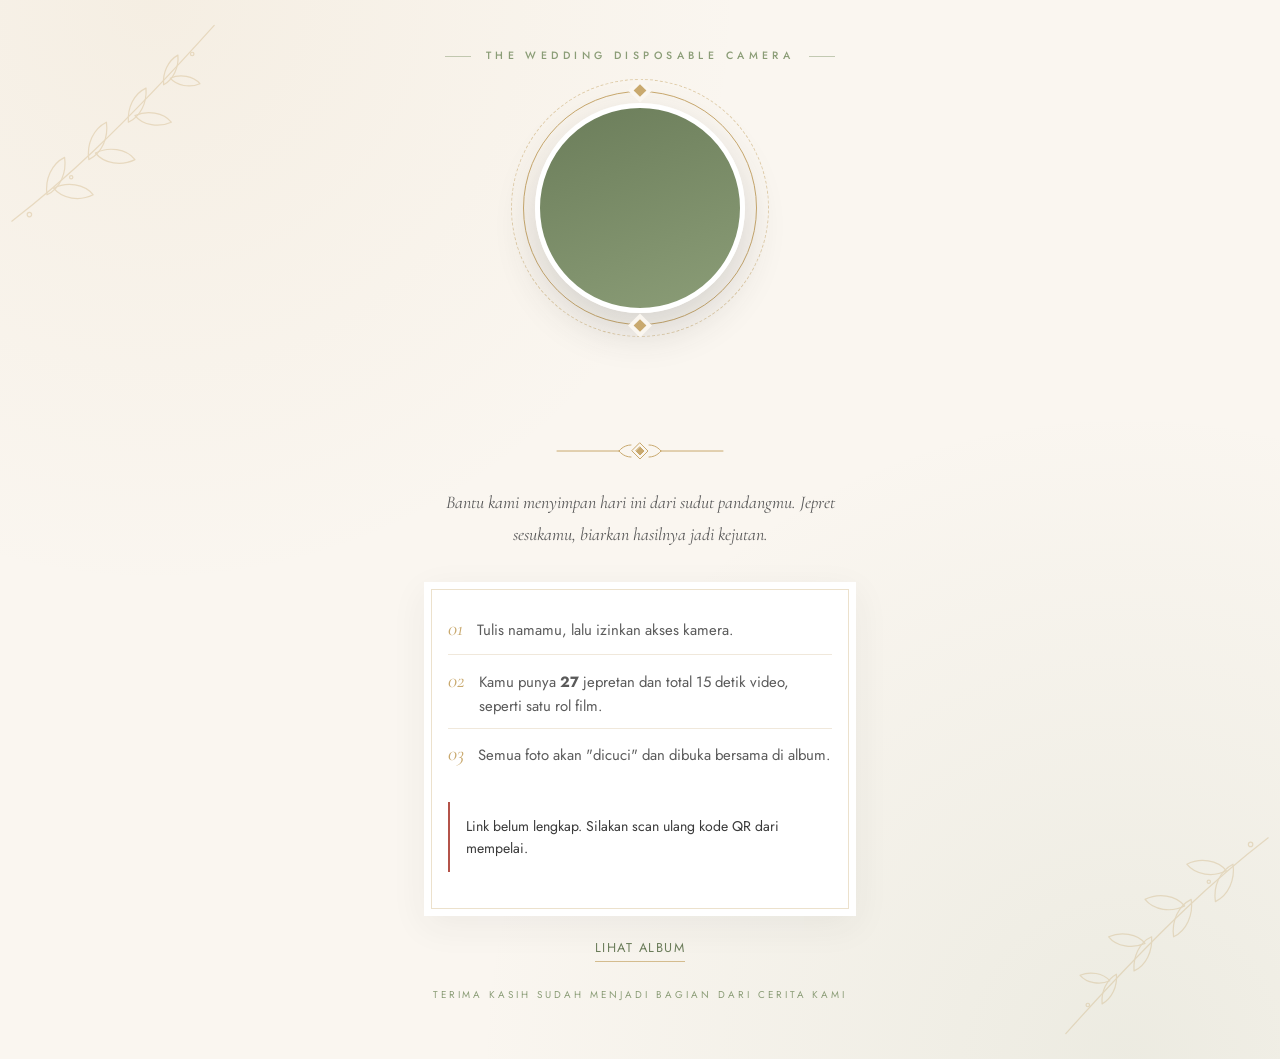
<file: index.html>
<!DOCTYPE html>
<html lang="id">
<head>
    <meta charset="UTF-8">
    <meta name="viewport" content="width=device-width, initial-scale=1.0, viewport-fit=cover">
    <title>Kamera Disposable</title>
    <meta name="description" content="Abadikan momen hari bahagia kami lewat kamera disposable digital.">
    <meta property="og:title" content="Kamera Disposable">
    <meta property="og:description" content="Jepret momen favoritmu di hari bahagia kami.">
    <meta name="theme-color" content="#282a25">
    <link rel="preconnect" href="https://fonts.googleapis.com">
    <link rel="preconnect" href="https://fonts.gstatic.com" crossorigin>
    <link href="https://fonts.googleapis.com/css2?family=Cormorant+Garamond:ital,wght@0,300;0,400;0,500;1,300;1,400;1,500&family=Jost:wght@300;400;500;600&display=swap" rel="stylesheet">
    <link rel="stylesheet" href="assets/css/style.css">
</head>
<body>

    <!-- Ornamen ranting (dipakai ulang) -->
    <svg width="0" height="0" style="position:absolute" aria-hidden="true">
        <symbol id="sprig" viewBox="0 0 200 200">
            <g fill="none" stroke="currentColor" stroke-width="1.1" stroke-linecap="round" stroke-linejoin="round">
                <path d="M8 192C52 158 104 112 192 14"/>
                <path d="M40 168c-2-14 4-28 16-34c2 14-4 28-16 34z"/><path d="M46 162c12-6 28-4 36 6c-12 6-28 4-36-6z"/>
                <path d="M78 136c-2-14 4-28 16-34c2 14-4 28-16 34z"/><path d="M84 130c12-6 28-4 36 6c-12 6-28 4-36-6z"/>
                <path d="M114 102c-1-13 5-26 16-31c1 13-5 26-16 31z"/><path d="M120 96c11-5 26-3 33 6c-11 5-26 3-33-6z"/>
                <path d="M146 68c-1-11 4-22 13-27c1 11-4 22-13 27z"/><path d="M152 62c9-4 21-2 27 5c-9 4-21 2-27-5z"/>
                <circle cx="24" cy="186" r="2"/><circle cx="62" cy="152" r="1.5"/><circle cx="172" cy="40" r="1.6"/>
            </g>
        </symbol>
    </svg>

    <!-- ============ SAMBUTAN ============ -->
    <main class="welcome" id="welcome">
        <svg class="sprig tl" viewBox="0 0 200 200" aria-hidden="true"><use href="#sprig"/></svg>
        <svg class="sprig br" viewBox="0 0 200 200" aria-hidden="true"><use href="#sprig"/></svg>
        <div class="welcome-inner">
            <p class="label" id="w-sub">The Wedding Disposable Camera</p>

            <!-- Foto mempelai: diunggah dari dashboard (Pengaturan > Foto sampul) -->
            <div class="portrait">
                <span class="gem top"></span>
                <div class="portrait-photo"><span id="w-mono"></span><img id="w-photo" alt=""></div>
                <span class="gem bottom"></span>
            </div>

            <h1 class="title" id="w-title">&nbsp;</h1>
            <p class="date-line" id="w-date"></p>
            <div class="ornament"></div>
            <p class="lead">Bantu kami menyimpan hari ini dari sudut pandangmu. Jepret sesukamu, biarkan hasilnya jadi kejutan.</p>

            <div class="welcome-card card">
                <ol class="steps">
                    <li><span>Tulis namamu, lalu izinkan akses kamera.</span></li>
                    <li><span>Kamu punya <b id="w-shots">27</b> jepretan<span id="w-video"></span>, seperti satu rol film.</span></li>
                    <li><span id="w-reveal">Semua foto akan "dicuci" dan dibuka bersama di album.</span></li>
                </ol>

                <div class="notice error" id="w-error" hidden></div>
                <div class="notice" id="w-closed" hidden>Kamera sedang ditutup oleh mempelai. Kamu tetap bisa melihat album.</div>

                <form id="w-form" autocomplete="off">
                    <label class="field">
                        <span>Nama kamu</span>
                        <input type="text" id="w-name" maxlength="40" placeholder="contoh: Dinda &amp; Raka" required>
                    </label>
                    <button class="btn block" type="submit" id="w-start">Mulai Memotret</button>
                </form>
            </div>

            <p class="welcome-links">
                <a href="gallery.html" id="w-album">Lihat Album</a>
                <a href="#" id="w-invite" hidden>Undangan</a>
            </p>
            <p class="welcome-foot">Terima kasih sudah menjadi bagian dari cerita kami</p>
        </div>
    </main>

    <!-- ============ KAMERA ============ -->
    <section class="cam" id="cam" hidden>
        <div class="cam-top">
            <span class="counter" id="c-counter" aria-live="polite">27<small>SISA</small></span>
            <span class="cam-brand" id="c-brand"></span>
<a class="album-btn" href="gallery.html" id="c-album" aria-label="Lihat album foto">
                <svg class="ic" viewBox="0 0 24 24"><rect x="3" y="5" width="14" height="14" rx="1.5"/><path d="M7 3h12.5A1.5 1.5 0 0 1 21 4.5V17"/><path d="m3 15 4-4 4 4 2-2 4 4"/></svg><span>Album</span>
            </a>
            <!-- Petunjuk kecil: muncul saat pertama masuk kamera dan setelah jepretan pertama -->
            <div class="coach" id="c-coach" role="status" hidden>
                <b>Lihat hasil fotomu di sini</b>
                <span>Ketuk <em>Album</em> untuk melihat jepretanmu dan foto tamu lain.</span>
            </div>
        </div>

        <div class="cam-stage">
            <div class="viewfinder" id="vf">
                <video id="c-video" playsinline autoplay muted></video>
                <span class="vf-corner tl"></span><span class="vf-corner tr"></span><span class="vf-corner bl"></span><span class="vf-corner br"></span>
                <span class="vf-stamp" id="c-stamp"></span>
                <span class="vf-rec" id="c-rec" hidden><i></i><span id="c-rec-time">0:00</span></span>
                <a class="vf-last-link" id="c-last-link" href="gallery.html" aria-label="Buka album"><img class="vf-last" id="c-last" alt=""></a>
                <div class="vf-flash" id="c-flash"></div>
                <div class="vf-shutter" id="c-shut"></div>
                <div class="vf-msg" id="c-msg" hidden>
                    <p id="c-msg-text"></p>
                    <button class="btn gold" type="button" id="c-native">Buka Kamera HP</button>
                    <button class="btn ghost small" type="button" id="c-retry" style="color:var(--cream);border-color:rgba(240,232,219,.4)">Coba Lagi</button>
                </div>
            </div>
        </div>

        <div class="cam-status" id="c-status"></div>

        <!-- Pilihan filter (hanya untuk foto) -->
        <div class="cam-filters" id="c-filters" role="radiogroup" aria-label="Pilih filter foto"></div>

        <div class="cam-modes" id="c-modes">
            <button type="button" data-mode="photo" class="active">Foto</button>
            <button type="button" data-mode="video" id="c-mode-video">Video</button>
        </div>

        <div class="cam-controls">
            <div class="side">
                <button class="icon-btn" type="button" id="c-flash-btn" aria-label="Flash" aria-pressed="false" title="Flash">
                    <svg class="ic" viewBox="0 0 24 24"><path d="M13 2 4 14h7l-1 8 9-12h-7z"/></svg>
                </button>
                <button class="icon-btn" type="button" id="c-lib-btn" aria-label="Upload dari galeri HP" title="Upload dari galeri">
                    <svg class="ic" viewBox="0 0 24 24"><path d="M12 16V4"/><path d="m7 9 5-5 5 5"/><path d="M4 16v3a1 1 0 0 0 1 1h14a1 1 0 0 0 1-1v-3"/></svg>
                </button>
            </div>
            <button class="shutter" type="button" id="c-shutter" aria-label="Jepret">
                <svg class="ring" viewBox="0 0 84 84" aria-hidden="true"><circle cx="42" cy="42" r="39" id="c-ring"/></svg>
            </button>
            <div class="side right">
                <button class="icon-btn" type="button" id="c-switch" aria-label="Ganti kamera depan/belakang" title="Ganti kamera">
                    <svg class="ic" viewBox="0 0 24 24"><path d="M20 7h-3l-1.5-2h-7L7 7H4a1 1 0 0 0-1 1v10a1 1 0 0 0 1 1h16a1 1 0 0 0 1-1V8a1 1 0 0 0-1-1z"/><path d="M9 12a3 3 0 0 1 5.2-2"/><path d="M15 14a3 3 0 0 1-5.2 2"/><path d="m14.5 8.3.2 2-2 .2"/><path d="m9.5 17.7-.2-2 2-.2"/></svg>
                </button>
            </div>
        </div>

        <input type="file" id="c-native-input" accept="image/*" capture="environment" hidden>
        <input type="file" id="c-lib-input" accept="image/*,video/*" multiple hidden>
    </section>
    <div class="screen-flash" id="screen-flash"></div>

    <script src="assets/js/config.js"></script>
    <script src="assets/js/common.js"></script>
    <script src="assets/js/film.js"></script>
    <script src="assets/js/camera.js"></script>
</body>
</html>
</file>
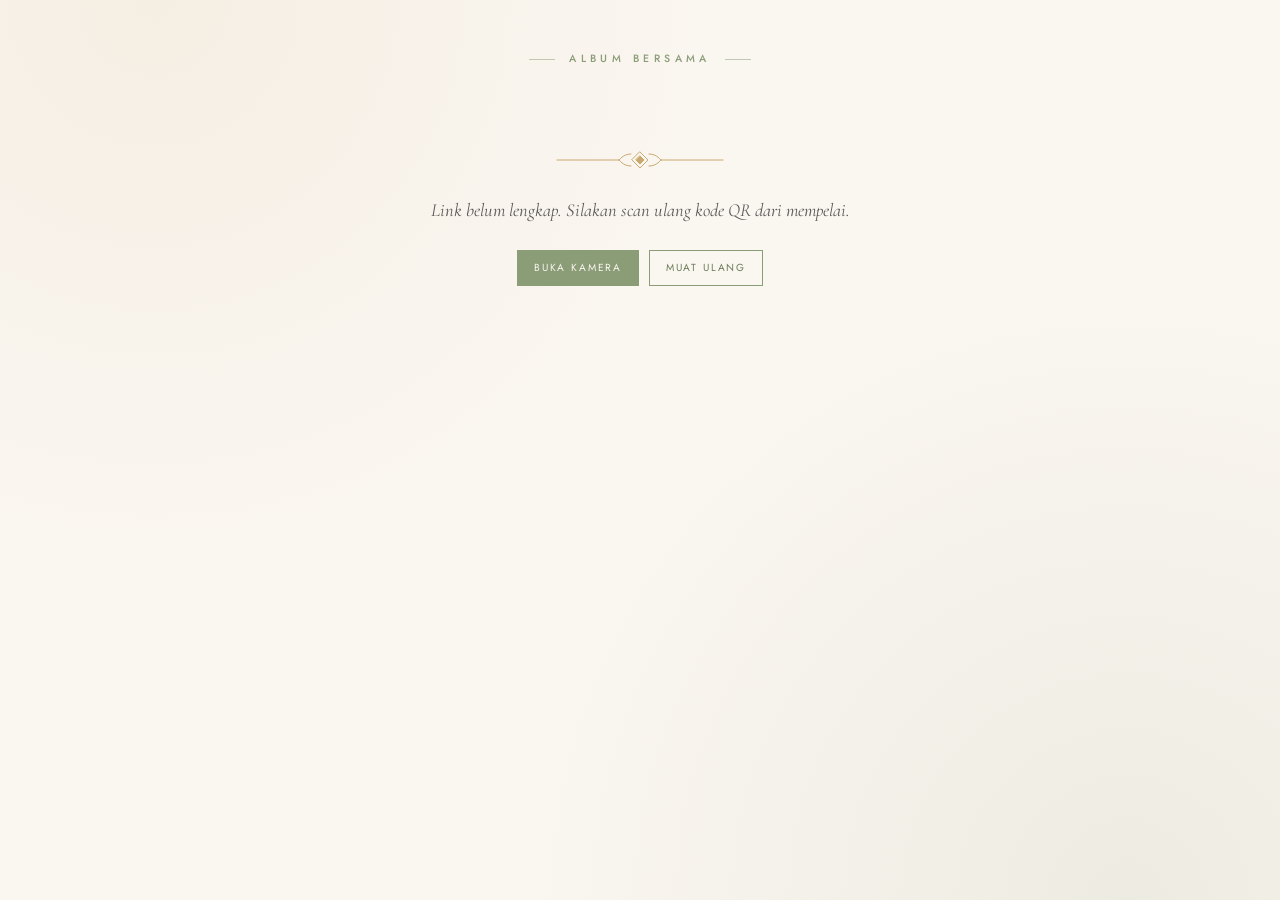
<file: gallery.html>
<!DOCTYPE html>
<html lang="id">
<head>
    <meta charset="UTF-8">
    <meta name="viewport" content="width=device-width, initial-scale=1.0, viewport-fit=cover">
    <title>Album</title>
    <meta name="description" content="Album kamera disposable.">
    <meta name="theme-color" content="#FAF6F0">
    <link rel="preconnect" href="https://fonts.googleapis.com">
    <link rel="preconnect" href="https://fonts.gstatic.com" crossorigin>
    <link href="https://fonts.googleapis.com/css2?family=Cormorant+Garamond:ital,wght@0,300;0,400;0,500;1,300;1,400;1,500&family=Jost:wght@300;400;500;600&display=swap" rel="stylesheet">
    <link rel="stylesheet" href="assets/css/style.css">
</head>
<body>
    <main class="page">
        <header class="page-head">
            <p class="label">Album Bersama</p>
            <div class="portrait small" id="g-portrait" hidden>
                <span class="gem top"></span>
                <div class="portrait-photo"><img id="g-photo" alt=""></div>
                <span class="gem bottom"></span>
            </div>
            <h1 class="title" id="g-title">&nbsp;</h1>
            <p class="date-line" id="g-date"></p>
            <div class="ornament"></div>
            <p class="lead" id="g-lead">Memuat album…</p>
        </header>

        <nav class="topnav">
            <a class="btn small" href="index.html" id="g-cam">Buka Kamera</a>
            <button class="btn small ghost" type="button" id="g-slideshow" hidden>Slideshow</button>
            <button class="btn small ghost" type="button" id="g-refresh">Muat Ulang</button>
        </nav>

        <!-- Sebelum album dibuka -->
        <section class="develop card" id="g-develop" hidden>
            <p class="label">Sedang Dicuci</p>
            <p class="lead" style="margin-top:.8rem">Film masih di kamar gelap. Album dibuka dalam:</p>
            <div class="countdown" id="g-count">
                <div><b id="cd-d">00</b><span>Hari</span></div>
                <div><b id="cd-h">00</b><span>Jam</span></div>
                <div><b id="cd-m">00</b><span>Menit</span></div>
                <div><b id="cd-s">00</b><span>Detik</span></div>
            </div>
            <p class="muted" id="g-total"></p>
        </section>

        <div class="tabs" id="g-tabs" hidden>
            <button type="button" data-f="all" class="active">Semua</button>
            <button type="button" data-f="photo">Foto</button>
            <button type="button" data-f="video">Video</button>
            <button type="button" data-f="mine">Jepretanku</button>
        </div>

        <div class="grid" id="g-grid"></div>
        <p style="text-align:center;margin-top:1.6rem"><button class="btn ghost" type="button" id="g-more" hidden>Muat Lebih Banyak</button></p>
        <p class="empty" id="g-empty" hidden></p>
    </main>

    <!-- Lightbox -->
    <div class="lightbox" id="lb" role="dialog" aria-modal="true" aria-label="Lihat foto">
        <button class="icon-btn lb-close" type="button" id="lb-close" aria-label="Tutup"><svg class="ic" viewBox="0 0 24 24"><path d="M6 6l12 12M18 6 6 18"/></svg></button>
        <button class="icon-btn lb-nav prev" type="button" id="lb-prev" aria-label="Sebelumnya"><svg class="ic" viewBox="0 0 24 24"><path d="m15 5-7 7 7 7"/></svg></button>
        <button class="icon-btn lb-nav next" type="button" id="lb-next" aria-label="Berikutnya"><svg class="ic" viewBox="0 0 24 24"><path d="m9 5 7 7-7 7"/></svg></button>
        <div class="lb-stage" id="lb-stage"></div>
        <div class="lb-bar">
            <div class="lb-meta"><b id="lb-who"></b><span id="lb-when"></span></div>
            <div class="lb-actions">
                <a class="icon-btn" id="lb-dl" href="#" target="_blank" rel="noopener" aria-label="Unduh file asli" title="Unduh"><svg class="ic" viewBox="0 0 24 24"><path d="M12 4v12"/><path d="m7 11 5 5 5-5"/><path d="M4 20h16"/></svg></a>
            </div>
        </div>
    </div>

    <!-- Slideshow -->
    <div class="slideshow" id="ss">
        <img id="ss-a" alt=""><img id="ss-b" alt="">
        <div class="ss-cap"><b id="ss-who"></b><span id="ss-brand"></span></div>
        <button class="icon-btn ss-exit" type="button" id="ss-exit" aria-label="Keluar slideshow"><svg class="ic" viewBox="0 0 24 24"><path d="M6 6l12 12M18 6 6 18"/></svg></button>
    </div>

    <script src="assets/js/config.js"></script>
    <script src="assets/js/common.js"></script>
    <script src="assets/js/gallery.js"></script>
</body>
</html>
</file>
<file: assets/css/style.css>
/* ============================================================
   WEDDING DISPOSABLE CAMERA — tema senada undangan Ali & Alo
   (sage, emas, krem · Cormorant Garamond + Jost)
   ============================================================ */
:root {
  --sage: #8B9D77; --sage-light: #A8B89A; --sage-dark: #6B7D5A;
  --cream: #FAF6F0; --cream-dark: #F0E8DB;
  --gold: #C9A96E; --gold-light: #D4BC8E;
  --charcoal: #3A3A3A; --charcoal-light: #5A5A5A;
  --ink: #282a25; --ink-2: #31342e;
  --white: #FFFFFF; --danger: #b4534a;
  --font-display: 'Cormorant Garamond', Georgia, serif;
  --font-body: 'Jost', system-ui, -apple-system, 'Segoe UI', sans-serif;
  --ornament-gold: url("data:image/svg+xml,%3Csvg xmlns='http://www.w3.org/2000/svg' viewBox='0 0 170 22'%3E%3Cg fill='none' stroke='%23C9A96E' stroke-width='1' stroke-linecap='round'%3E%3Cpath d='M2 11H64M106 11H168'/%3E%3Cpath d='M85 3l8 8-8 8-8-8z'/%3E%3Cpath d='M85 7l4 4-4 4-4-4z' fill='%23C9A96E'/%3E%3Cpath d='M64 11c4-5 9-6 12-6M64 11c4 5 9 6 12 6M106 11c-4-5-9-6-12-6M106 11c-4 5-9 6-12 6'/%3E%3C/g%3E%3C/svg%3E");
}
* { margin: 0; padding: 0; box-sizing: border-box; }
html { -webkit-text-size-adjust: 100%; }
body {
  font-family: var(--font-body); color: var(--charcoal); line-height: 1.6;
  background:
    radial-gradient(circle at 12% 0%, rgba(201,169,110,0.10), transparent 38%),
    radial-gradient(circle at 88% 100%, rgba(139,157,119,0.12), transparent 42%),
    var(--cream);
  min-height: 100vh; min-height: 100dvh;
  -webkit-font-smoothing: antialiased; -webkit-tap-highlight-color: transparent;
}
button, input, select, textarea { font: inherit; color: inherit; }
button { cursor: pointer; }
a { color: var(--sage-dark); }
[hidden] { display: none !important; }
svg.ic { width: 1.25em; height: 1.25em; fill: none; stroke: currentColor; stroke-width: 1.6; stroke-linecap: round; stroke-linejoin: round; flex: none; }

/* ---------- tipografi bersama ---------- */
.label {
  display: flex; align-items: center; justify-content: center; gap: 0.9rem;
  font-size: 0.66rem; letter-spacing: 0.42em; text-transform: uppercase; color: var(--sage); font-weight: 500; text-align: center;
}
.label::before, .label::after { content: ''; flex: 0 0 26px; height: 1px; background: currentColor; opacity: 0.5; }
.title { font-family: var(--font-display); font-style: italic; font-weight: 300; font-size: clamp(2.4rem, 9vw, 3.6rem); line-height: 1.15; text-align: center; }
.ornament { width: 170px; height: 22px; margin: 0.9rem auto 1.6rem; background: var(--ornament-gold) center / contain no-repeat; }
.lead { font-family: var(--font-display); font-style: italic; font-size: 1.15rem; color: var(--charcoal-light); text-align: center; max-width: 30rem; margin: 0 auto; }
.muted { color: var(--charcoal-light); font-size: 0.88rem; }

/* ---------- tombol & form ---------- */
.btn {
  display: inline-flex; align-items: center; justify-content: center; gap: 0.6rem;
  padding: 0.95rem 2rem; border: 1px solid var(--sage); background: var(--sage); color: var(--cream);
  font-size: 0.72rem; letter-spacing: 0.24em; text-transform: uppercase; text-decoration: none;
  transition: background 0.3s ease, border-color 0.3s ease, color 0.3s ease, opacity 0.3s ease;
}
.btn:hover { background: var(--gold); border-color: var(--gold); }
.btn:disabled { opacity: 0.5; cursor: not-allowed; }
.btn.ghost { background: transparent; color: var(--sage-dark); }
.btn.ghost:hover { background: var(--sage); color: var(--cream); border-color: var(--sage); }
.btn.gold { background: var(--gold); border-color: var(--gold); color: var(--ink); }
.btn.gold:hover { background: var(--gold-light); border-color: var(--gold-light); }
.btn.danger { background: transparent; border-color: var(--danger); color: var(--danger); }
.btn.danger:hover { background: var(--danger); color: var(--white); }
.btn.small { padding: 0.55rem 1rem; font-size: 0.64rem; letter-spacing: 0.18em; }
.btn.block { width: 100%; }
.field { display: block; margin-bottom: 1.1rem; text-align: left; }
.field > span { display: block; font-size: 0.68rem; letter-spacing: 0.18em; text-transform: uppercase; color: var(--sage-dark); margin-bottom: 0.4rem; }
.input, .field input[type=text], .field input[type=password], .field input[type=number], .field input[type=date], .field input[type=datetime-local], .field select {
  width: 100%; padding: 0.85rem 1rem; background: var(--white); border: 1px solid var(--cream-dark); outline: none; font-size: 1rem;
  transition: border-color 0.3s ease; border-radius: 0; -webkit-appearance: none; appearance: none;
}
.input:focus, .field input:focus, .field select:focus { border-color: var(--gold); }
.check { display: flex; align-items: flex-start; gap: 0.7rem; margin-bottom: 0.9rem; font-size: 0.92rem; text-align: left; }
.check input { width: 1.15rem; height: 1.15rem; margin-top: 0.2rem; accent-color: var(--sage-dark); flex: none; }

/* ---------- kartu berbingkai emas ---------- */
.card { position: relative; background: var(--white); padding: 2rem 1.6rem; box-shadow: 0 10px 35px rgba(58,58,58,0.06); }
.card::before { content: ''; position: absolute; inset: 7px; border: 1px solid rgba(201,169,110,0.35); pointer-events: none; }
.card > * { position: relative; }

/* ---------- toast ---------- */
.toast {
  position: fixed; left: 50%; bottom: 1.6rem; transform: translate(-50%, 12px); z-index: 500;
  background: var(--ink); color: var(--cream); padding: 0.75rem 1.3rem; font-size: 0.85rem; max-width: calc(100vw - 2rem);
  opacity: 0; pointer-events: none; transition: opacity 0.3s ease, transform 0.3s ease; text-align: center;
  border: 1px solid rgba(201,169,110,0.4);
}
.toast.show { opacity: 1; transform: translate(-50%, 0); }

/* ============================================================
   HALAMAN SAMBUTAN (index.html)
   ============================================================ */
.welcome { min-height: 100vh; min-height: 100dvh; display: flex; align-items: center; justify-content: center; padding: 2.5rem 1.25rem; }
.welcome-inner { width: 100%; max-width: 26rem; text-align: center; }
.arch {
  width: 132px; height: 168px; margin: 0 auto 1.8rem; border-radius: 999px 999px 4px 4px;
  background: linear-gradient(170deg, var(--sage-dark), var(--sage)); color: var(--cream);
  display: flex; align-items: center; justify-content: center; position: relative;
  box-shadow: 0 18px 40px rgba(58,58,58,0.16);
}
.arch::after { content: ''; position: absolute; inset: -9px; border-radius: 999px 999px 6px 6px; border: 1px solid var(--gold); }
.arch svg { width: 58px; height: 58px; stroke-width: 1.1; }
.steps { list-style: none; margin: 1.6rem 0 1.8rem; text-align: left; counter-reset: step; }
.steps li { display: flex; gap: 0.9rem; align-items: baseline; padding: 0.55rem 0; border-bottom: 1px solid var(--cream-dark); font-size: 0.93rem; color: var(--charcoal-light); }
.steps li::before { counter-increment: step; content: counter(step, decimal-leading-zero); font-family: var(--font-display); font-style: italic; font-size: 1.3rem; color: var(--gold); flex: none; }
.notice { margin: 1rem 0; padding: 0.8rem 1rem; border-left: 2px solid var(--gold); background: var(--white); font-size: 0.88rem; text-align: left; }
.notice.error { border-left-color: var(--danger); }
.welcome-links { margin-top: 1.4rem; display: flex; gap: 1.4rem; justify-content: center; font-size: 0.8rem; letter-spacing: 0.12em; text-transform: uppercase; }
.welcome-links a { text-decoration: none; border-bottom: 1px solid var(--gold-light); padding-bottom: 2px; }

/* ============================================================
   LAYAR KAMERA
   ============================================================ */
.cam {
  position: fixed; inset: 0; z-index: 50; display: flex; flex-direction: column; color: var(--cream);
  background: radial-gradient(ellipse at 50% 0%, rgba(139,157,119,0.22), transparent 55%), linear-gradient(180deg, var(--ink-2), var(--ink));
  padding: env(safe-area-inset-top) env(safe-area-inset-right) env(safe-area-inset-bottom) env(safe-area-inset-left);
  user-select: none; -webkit-user-select: none; touch-action: manipulation;
}
.cam-top { display: flex; align-items: center; justify-content: space-between; gap: 0.75rem; padding: 0.7rem 1rem; flex: none; }
.cam-brand { font-family: var(--font-display); font-style: italic; font-size: 1.25rem; line-height: 1; white-space: nowrap; overflow: hidden; text-overflow: ellipsis; }
.counter {
  font-family: 'Courier New', Courier, monospace; font-weight: 700; font-size: 0.95rem; letter-spacing: 0.08em;
  color: #ffb347; text-shadow: 0 0 8px rgba(255,120,30,0.6);
  border: 1px solid rgba(201,169,110,0.5); padding: 0.25rem 0.6rem; background: rgba(0,0,0,0.35); white-space: nowrap;
}
.counter small { font-size: 0.6rem; letter-spacing: 0.2em; opacity: 0.8; margin-left: 0.35rem; }
.icon-btn {
  width: 44px; height: 44px; border-radius: 50%; border: 1px solid rgba(201,169,110,0.5); background: rgba(255,255,255,0.05);
  color: var(--cream); display: inline-flex; align-items: center; justify-content: center; text-decoration: none; flex: none;
  transition: background 0.3s ease, color 0.3s ease;
}
.icon-btn:hover, .icon-btn.on { background: var(--gold); color: var(--ink); }
.icon-btn:disabled { opacity: 0.35; }

.cam-stage { flex: 1 1 auto; min-height: 0; display: flex; align-items: center; justify-content: center; padding: 0.25rem 1rem; }
.viewfinder {
  position: relative; height: 100%; max-height: 100%; aspect-ratio: 3 / 4; max-width: 100%;
  background: #000; overflow: hidden; border: 1px solid rgba(201,169,110,0.45);
  box-shadow: 0 25px 60px rgba(0,0,0,0.5);
}
@supports not (aspect-ratio: 3 / 4) { .viewfinder { width: 100%; height: auto; padding-top: 133.33%; } }
.viewfinder video { position: absolute; inset: 0; width: 100%; height: 100%; object-fit: cover; filter: contrast(1.06) saturate(1.14) sepia(0.14) brightness(1.03); }
.viewfinder video.mirror { transform: scaleX(-1); }
.viewfinder::after { content: ''; position: absolute; inset: 0; pointer-events: none; background: radial-gradient(ellipse at center, transparent 55%, rgba(20,12,0,0.45) 100%); }
.vf-corner { position: absolute; width: 22px; height: 22px; border: 0 solid rgba(240,232,219,0.75); z-index: 2; pointer-events: none; }
.vf-corner.tl { top: 12px; left: 12px; border-top-width: 1.5px; border-left-width: 1.5px; }
.vf-corner.tr { top: 12px; right: 12px; border-top-width: 1.5px; border-right-width: 1.5px; }
.vf-corner.bl { bottom: 12px; left: 12px; border-bottom-width: 1.5px; border-left-width: 1.5px; }
.vf-corner.br { bottom: 12px; right: 12px; border-bottom-width: 1.5px; border-right-width: 1.5px; }
.vf-stamp { position: absolute; right: 16px; bottom: 14px; z-index: 2; font-family: 'Courier New', Courier, monospace; font-weight: 700; font-size: 0.8rem; color: #ffb347; text-shadow: 0 0 6px rgba(255,110,20,0.9); pointer-events: none; }
.vf-rec { position: absolute; left: 14px; top: 14px; z-index: 3; display: flex; align-items: center; gap: 0.45rem; font-family: 'Courier New', monospace; font-weight: 700; font-size: 0.85rem; color: #fff; background: rgba(0,0,0,0.45); padding: 0.2rem 0.55rem; }
.vf-rec i { width: 9px; height: 9px; border-radius: 50%; background: #e5484d; animation: blink 1s steps(2) infinite; }
@keyframes blink { 50% { opacity: 0.2; } }
.vf-flash { position: absolute; inset: 0; z-index: 4; background: #fff; opacity: 0; pointer-events: none; }
.vf-flash.fire { animation: flash 0.45s ease-out; }
@keyframes flash { 0% { opacity: 0.95; } 100% { opacity: 0; } }
.vf-shutter { position: absolute; inset: 0; z-index: 5; background: #000; opacity: 0; pointer-events: none; }
.vf-shutter.fire { animation: shutter 0.22s linear; }
@keyframes shutter { 0%, 55% { opacity: 1; } 100% { opacity: 0; } }
.vf-msg { position: absolute; inset: 0; z-index: 6; display: flex; flex-direction: column; align-items: center; justify-content: center; gap: 1rem; padding: 1.5rem; text-align: center; background: rgba(20,22,18,0.92); font-size: 0.92rem; }
.vf-msg p { max-width: 22rem; color: rgba(240,232,219,0.85); }
.vf-last { position: absolute; left: 14px; bottom: 14px; z-index: 3; width: 54px; height: 72px; border: 2px solid #fff; box-shadow: 0 6px 18px rgba(0,0,0,0.5); object-fit: cover; opacity: 0; transform: translateY(8px) rotate(-4deg); transition: opacity 0.4s ease, transform 0.4s ease; pointer-events: none; }
.vf-last.show { opacity: 1; transform: translateY(0) rotate(-4deg); }
/* layar putih penuh untuk "flash" kamera depan */
.screen-flash { position: fixed; inset: 0; z-index: 400; background: #fff8ec; opacity: 0; pointer-events: none; transition: opacity 0.12s ease; }
.screen-flash.on { opacity: 1; }

.cam-status { flex: none; min-height: 1.5rem; text-align: center; font-size: 0.72rem; letter-spacing: 0.12em; color: rgba(240,232,219,0.65); padding: 0.35rem 1rem 0; }
.cam-status .bar { display: block; width: 140px; height: 2px; margin: 0.3rem auto 0; background: rgba(240,232,219,0.15); overflow: hidden; }
.cam-status .bar i { display: block; height: 100%; width: 0; background: var(--gold); transition: width 0.25s ease; }
.cam-modes { flex: none; display: flex; justify-content: center; gap: 1.6rem; padding-top: 0.5rem; }
.cam-modes button { background: none; border: 0; color: rgba(240,232,219,0.5); font-size: 0.68rem; letter-spacing: 0.3em; text-transform: uppercase; padding: 0.35rem 0.2rem; border-bottom: 1px solid transparent; }
.cam-modes button.active { color: var(--gold); border-bottom-color: var(--gold); }
.cam-controls { flex: none; display: grid; grid-template-columns: 1fr auto 1fr; align-items: center; padding: 0.7rem 1.4rem 1.1rem; }
.cam-controls .side { display: flex; gap: 0.7rem; align-items: center; }
.cam-controls .side.right { justify-content: flex-end; }
.shutter {
  width: 78px; height: 78px; border-radius: 50%; border: 3px solid var(--gold); background: transparent; padding: 5px; position: relative;
  transition: transform 0.12s ease;
}
.shutter::before { content: ''; display: block; width: 100%; height: 100%; border-radius: 50%; background: var(--cream); transition: all 0.25s ease; }
.shutter:active { transform: scale(0.93); }
.shutter.video::before { background: #e5484d; }
.shutter.recording::before { border-radius: 8px; transform: scale(0.5); }
.shutter:disabled { opacity: 0.4; }
.shutter svg.ring { position: absolute; inset: -3px; width: calc(100% + 6px); height: calc(100% + 6px); transform: rotate(-90deg); pointer-events: none; }
.shutter svg.ring circle { fill: none; stroke: #e5484d; stroke-width: 3; stroke-dasharray: 245; stroke-dashoffset: 245; }
@media (max-height: 620px) { .shutter { width: 64px; height: 64px; } .cam-controls { padding-bottom: 0.7rem; } }

/* ============================================================
   ALBUM (gallery.html)
   ============================================================ */
.page { max-width: 1100px; margin: 0 auto; padding: 3.2rem 1rem 5rem; }
.page-head { text-align: center; margin-bottom: 1.5rem; }
.topnav { display: flex; justify-content: center; gap: 0.6rem; flex-wrap: wrap; margin-bottom: 2.2rem; }
.tabs { display: flex; justify-content: center; gap: 0.4rem; flex-wrap: wrap; margin: 0 0 1.6rem; }
.tabs button { background: transparent; border: 1px solid var(--cream-dark); padding: 0.5rem 1rem; font-size: 0.66rem; letter-spacing: 0.2em; text-transform: uppercase; color: var(--charcoal-light); }
.tabs button.active { background: var(--sage); border-color: var(--sage); color: var(--cream); }
.grid { display: grid; grid-template-columns: repeat(auto-fill, minmax(150px, 1fr)); gap: 0.6rem; }
@media (min-width: 720px) { .grid { grid-template-columns: repeat(auto-fill, minmax(210px, 1fr)); gap: 0.9rem; } }
.tile { position: relative; aspect-ratio: 3 / 4; background: var(--cream-dark); overflow: hidden; border: 0; padding: 0; display: block; width: 100%; cursor: zoom-in; box-shadow: 0 8px 22px rgba(58,58,58,0.08); }
.tile img { width: 100%; height: 100%; object-fit: cover; display: block; transition: transform 0.6s ease, opacity 0.4s ease; }
.tile:hover img { transform: scale(1.04); }
.tile img.thumb-failed, img.thumb-loading { opacity: 0; }
.tile .who { position: absolute; left: 0; right: 0; bottom: 0; padding: 1.4rem 0.6rem 0.45rem; background: linear-gradient(180deg, transparent, rgba(20,22,18,0.72)); color: var(--cream); font-size: 0.72rem; text-align: left; white-space: nowrap; overflow: hidden; text-overflow: ellipsis; }
.tile .badge { position: absolute; top: 0.5rem; right: 0.5rem; background: rgba(20,22,18,0.7); color: var(--cream); width: 28px; height: 28px; border-radius: 50%; display: flex; align-items: center; justify-content: center; }
.tile .badge svg { width: 14px; height: 14px; }
.tile.is-hidden img { opacity: 0.3; filter: grayscale(1); }
.tile .flag { position: absolute; top: 0.5rem; left: 0.5rem; background: var(--danger); color: #fff; font-size: 0.58rem; letter-spacing: 0.15em; text-transform: uppercase; padding: 0.15rem 0.4rem; }
.empty { text-align: center; padding: 3rem 1rem; color: var(--charcoal-light); font-family: var(--font-display); font-style: italic; font-size: 1.2rem; }

.develop { max-width: 34rem; margin: 0 auto 2.5rem; text-align: center; }
.countdown { display: flex; justify-content: center; gap: 0.7rem; margin: 1.4rem 0 1rem; }
.countdown div { min-width: 68px; padding: 1.3rem 0.5rem 0.8rem; border: 1px solid var(--gold-light); border-radius: 999px 999px 0 0; background: var(--white); }
.countdown b { display: block; font-family: var(--font-display); font-style: italic; font-weight: 300; font-size: 2rem; line-height: 1; }
.countdown span { font-size: 0.56rem; letter-spacing: 0.2em; text-transform: uppercase; color: var(--sage-dark); }

/* lightbox */
.lightbox { position: fixed; inset: 0; z-index: 300; background: rgba(16,18,14,0.96); display: none; flex-direction: column; color: var(--cream); }
.lightbox.open { display: flex; }
.lb-stage { flex: 1 1 auto; min-height: 0; display: flex; align-items: center; justify-content: center; padding: 3.6rem 0.5rem 0.5rem; }
.lb-stage img { max-width: 100%; max-height: 100%; object-fit: contain; box-shadow: 0 20px 60px rgba(0,0,0,0.6); }
.lb-stage iframe { width: min(100%, 960px); height: min(100%, 70vh); border: 0; background: #000; }
.lb-bar { flex: none; display: flex; align-items: center; justify-content: space-between; gap: 1rem; padding: 0.8rem 1rem calc(0.8rem + env(safe-area-inset-bottom)); }
.lb-meta { min-width: 0; }
.lb-meta b { display: block; font-family: var(--font-display); font-style: italic; font-weight: 400; font-size: 1.25rem; white-space: nowrap; overflow: hidden; text-overflow: ellipsis; }
.lb-meta span { font-size: 0.72rem; letter-spacing: 0.12em; color: rgba(240,232,219,0.6); }
.lb-actions { display: flex; gap: 0.5rem; flex: none; }
.lb-close { position: absolute; top: 0.8rem; right: 0.8rem; z-index: 2; }
.lb-nav { position: absolute; top: 50%; transform: translateY(-50%); z-index: 2; }
.lb-nav.prev { left: 0.6rem; } .lb-nav.next { right: 0.6rem; }
@media (max-width: 640px) { .lb-nav { display: none; } }

/* slideshow */
.slideshow { position: fixed; inset: 0; z-index: 350; background: #0f110d; display: none; color: var(--cream); cursor: none; }
.slideshow.open { display: block; }
.slideshow img { position: absolute; inset: 0; width: 100%; height: 100%; object-fit: contain; opacity: 0; transition: opacity 1.4s ease; }
.slideshow img.on { opacity: 1; }
.ss-cap { position: absolute; left: 0; right: 0; bottom: 0; padding: 3rem 2rem 1.6rem; background: linear-gradient(180deg, transparent, rgba(0,0,0,0.75)); display: flex; justify-content: space-between; align-items: flex-end; gap: 1rem; pointer-events: none; }
.ss-cap b { font-family: var(--font-display); font-style: italic; font-weight: 300; font-size: clamp(1.4rem, 3vw, 2.4rem); }
.ss-cap span { font-size: 0.7rem; letter-spacing: 0.3em; text-transform: uppercase; color: var(--gold-light); }
.ss-exit { position: absolute; top: 1rem; right: 1rem; z-index: 2; cursor: pointer; opacity: 0.5; }

/* ============================================================
   DASHBOARD ADMIN (admin.html)
   ============================================================ */
.login { max-width: 24rem; margin: 12vh auto 0; text-align: center; }
.stats { display: grid; grid-template-columns: repeat(2, 1fr); gap: 0.7rem; margin-bottom: 1.6rem; }
@media (min-width: 720px) { .stats { grid-template-columns: repeat(4, 1fr); } }
.stat { background: var(--white); padding: 1.3rem 1rem 1rem; text-align: center; border-top: 2px solid var(--gold); box-shadow: 0 8px 22px rgba(58,58,58,0.05); }
.stat b { display: block; font-family: var(--font-display); font-style: italic; font-weight: 300; font-size: 2.3rem; line-height: 1.1; }
.stat span { font-size: 0.6rem; letter-spacing: 0.22em; text-transform: uppercase; color: var(--sage-dark); }
.panel { margin-bottom: 1.6rem; }
.panel h2 { font-family: var(--font-display); font-style: italic; font-weight: 400; font-size: 1.6rem; margin-bottom: 0.3rem; }
.panel .sub { color: var(--charcoal-light); font-size: 0.88rem; margin-bottom: 1.2rem; }
.row { display: flex; flex-wrap: wrap; gap: 0.6rem; align-items: center; }
.cols { display: grid; gap: 0 1.2rem; }
@media (min-width: 720px) { .cols { grid-template-columns: 1fr 1fr; } }
.pill { display: inline-block; font-size: 0.62rem; letter-spacing: 0.18em; text-transform: uppercase; padding: 0.25rem 0.6rem; border: 1px solid var(--sage); color: var(--sage-dark); }
.pill.off { border-color: var(--danger); color: var(--danger); }
.qr-card { text-align: center; max-width: 22rem; margin: 0 auto; padding: 2.2rem 1.6rem; }
.qr-card .qr { width: 220px; height: 220px; margin: 1rem auto; display: block; }
.qr-card .qr svg, .qr-card .qr img { width: 100%; height: 100%; display: block; }
.qr-url { font-size: 0.72rem; word-break: break-all; color: var(--charcoal-light); }
.admin-tile { position: relative; }
.admin-tile .tools { display: flex; gap: 0.3rem; margin-top: 0.35rem; }
.admin-tile .tools button { flex: 1; padding: 0.4rem 0.2rem; font-size: 0.58rem; letter-spacing: 0.12em; }
.guest-list { list-style: none; columns: 2; column-gap: 1.5rem; font-size: 0.9rem; }
.guest-list li { display: flex; justify-content: space-between; gap: 0.5rem; padding: 0.3rem 0; border-bottom: 1px solid var(--cream-dark); break-inside: avoid; }
.guest-list b { font-weight: 500; color: var(--sage-dark); }

@media print {
  body { background: #fff; }
  body * { visibility: hidden; }
  #qr-print, #qr-print * { visibility: visible; }
  #qr-print { position: fixed; left: 50%; top: 8%; transform: translateX(-50%); box-shadow: none; }
}
@media (prefers-reduced-motion: reduce) { * { animation-duration: 0.01ms !important; transition-duration: 0.01ms !important; } }

/* ============================================================
   v2 — SAMBUTAN DENGAN FOTO MEMPELAI, DAFTAR EVENT, PENYEMPURNAAN
   ============================================================ */
.welcome { position: relative; overflow: hidden; padding: 3rem 1.25rem 3.5rem; align-items: flex-start; }
@media (min-height: 860px) { .welcome { align-items: center; } }
.welcome-inner { position: relative; z-index: 1; max-width: 27rem; }
.sprig { position: absolute; width: clamp(120px, 34vw, 220px); height: auto; color: var(--gold); opacity: 0.32; pointer-events: none; }
.sprig.tl { top: 0.6rem; left: 0.2rem; }
.sprig.br { bottom: 0.6rem; right: 0.2rem; transform: rotate(180deg); }

/* foto mempelai: lingkaran dengan cincin emas (senada bagian Mempelai di undangan) */
.portrait { position: relative; width: 210px; height: 210px; margin: 2.4rem auto 2.4rem; }
.portrait-photo {
  position: relative; z-index: 1; width: 100%; height: 100%; border-radius: 50%; overflow: hidden;
  border: 5px solid var(--white); box-shadow: 0 18px 40px rgba(58,58,58,0.18);
  background: linear-gradient(160deg, var(--sage-dark), var(--sage)); color: var(--cream);
  display: flex; align-items: center; justify-content: center;
  font-family: var(--font-display); font-style: italic; font-weight: 300; font-size: 2.6rem; letter-spacing: 0.02em;
}
.portrait-photo img { position: absolute; inset: 0; width: 100%; height: 100%; object-fit: cover; opacity: 0; transition: opacity 0.8s ease; }
.portrait-photo img.ready { opacity: 1; }
.portrait::before { content: ''; position: absolute; inset: -12px; border-radius: 50%; border: 1px solid var(--gold); }
.portrait::after { content: ''; position: absolute; inset: -24px; border-radius: 50%; border: 1px dashed rgba(201,169,110,0.55); animation: ringSpin 60s linear infinite; }
@keyframes ringSpin { to { transform: rotate(360deg); } }
.gem { position: absolute; left: 50%; z-index: 2; width: 9px; height: 9px; background: var(--gold); transform: translateX(-50%) rotate(45deg); box-shadow: 0 0 0 4px var(--cream); }
.gem.top { top: -17px; } .gem.bottom { bottom: -17px; }
.portrait.small { width: 96px; height: 96px; margin: 0.6rem auto 1.6rem; }
.portrait.small .portrait-photo { border-width: 3px; font-size: 1.3rem; }
.portrait.small::before { inset: -8px; } .portrait.small::after { inset: -16px; }
.portrait.small .gem { width: 7px; height: 7px; } .portrait.small .gem.top { top: -12px; } .portrait.small .gem.bottom { bottom: -12px; }

.date-line { font-family: var(--font-display); font-size: 1rem; letter-spacing: 0.42em; color: var(--sage-dark); text-align: center; margin-top: 0.5rem; padding-left: 0.42em; }
.welcome .title { font-size: clamp(2.8rem, 12vw, 4rem); }
.welcome .lead { font-size: 1.12rem; line-height: 1.75; }
.welcome-card { margin-top: 2rem; padding: 1.9rem 1.5rem 1.7rem; text-align: left; }
.welcome-card .steps { margin: 0 0 1.4rem; }
.welcome-card .steps li:first-child { padding-top: 0; }
.welcome-card .steps li:last-child { border-bottom: 0; }
.welcome-foot { margin-top: 1.6rem; font-size: 0.62rem; letter-spacing: 0.3em; text-transform: uppercase; color: var(--sage); text-align: center; }

/* tile "sedang dikirim" di album */
.tile .sending { position: absolute; left: 0.5rem; top: 0.5rem; background: rgba(20,22,18,0.72); color: var(--gold-light); font-size: 0.56rem; letter-spacing: 0.18em; text-transform: uppercase; padding: 0.2rem 0.45rem; }
.tile.is-new { animation: tileIn 0.7s ease both; }
@keyframes tileIn { from { opacity: 0; transform: translateY(10px) scale(0.97); } to { opacity: 1; transform: none; } }
.tile.is-video-blank { background: linear-gradient(160deg, var(--ink-2), var(--ink)); }
.live-dot { display: inline-block; width: 7px; height: 7px; border-radius: 50%; background: var(--sage); margin-right: 0.45rem; animation: blink 1.6s ease-in-out infinite; vertical-align: middle; }

/* daftar event (admin) */
.event-grid { display: grid; gap: 0.9rem; grid-template-columns: repeat(auto-fill, minmax(250px, 1fr)); margin-bottom: 1.6rem; }
.event-card { text-align: left; padding: 1.5rem 1.4rem 1.3rem; border: 0; cursor: pointer; width: 100%; transition: transform 0.3s ease, box-shadow 0.3s ease; display: block; }
.event-card:hover { transform: translateY(-3px); box-shadow: 0 16px 40px rgba(58,58,58,0.12); }
.event-card h3 { font-family: var(--font-display); font-style: italic; font-weight: 400; font-size: 1.6rem; line-height: 1.2; margin-bottom: 0.2rem; }
.event-card .meta { font-size: 0.74rem; letter-spacing: 0.08em; color: var(--charcoal-light); margin-bottom: 0.8rem; }
.event-card .big { font-family: var(--font-display); font-style: italic; font-size: 2rem; line-height: 1; color: var(--sage-dark); }
.event-card .big small { font-family: var(--font-body); font-style: normal; font-size: 0.6rem; letter-spacing: 0.2em; text-transform: uppercase; color: var(--charcoal-light); margin-left: 0.4rem; }
.cover-row { display: flex; align-items: center; gap: 1.6rem; flex-wrap: wrap; margin-bottom: 1.4rem; }
.cover-row .portrait.small { margin: 1rem 1.2rem; flex: none; }
.danger-zone { border-top: 1px solid var(--cream-dark); margin-top: 1.6rem; padding-top: 1.2rem; }
.backlink { display: inline-flex; align-items: center; gap: 0.4rem; font-size: 0.68rem; letter-spacing: 0.2em; text-transform: uppercase; text-decoration: none; background: none; border: 0; color: var(--sage-dark); margin-bottom: 1rem; }
code.kbd { font-family: 'Courier New', monospace; background: var(--cream-dark); padding: 0.1rem 0.4rem; font-size: 0.85em; }

/* ============================================================
   v3 — PILIHAN FILTER & PEMUTAR VIDEO
   ============================================================ */
.cam-filters {
  flex: none; display: flex; gap: 0.45rem; padding: 0.55rem 1rem 0.1rem; overflow-x: auto;
  scrollbar-width: none; -webkit-overflow-scrolling: touch; scroll-snap-type: x proximity;
}
.cam-filters::-webkit-scrollbar { display: none; }
.cam-filters::before, .cam-filters::after { content: ''; flex: 1 0 0.01px; }   /* rata tengah kalau muat, tetap bisa digeser kalau tidak */
.cam-filters button {
  flex: none; display: inline-flex; align-items: center; gap: 0.4rem; scroll-snap-align: center;
  padding: 0.38rem 0.75rem; border: 1px solid rgba(240,232,219,0.22); background: rgba(255,255,255,0.04);
  color: rgba(240,232,219,0.7); font-size: 0.66rem; letter-spacing: 0.14em; text-transform: uppercase; white-space: nowrap;
  border-radius: 999px; transition: background 0.25s ease, color 0.25s ease, border-color 0.25s ease;
}
.cam-filters button i { width: 9px; height: 9px; border-radius: 50%; border: 1px solid rgba(255,255,255,0.45); flex: none; }
.cam-filters button.active { background: var(--gold); border-color: var(--gold); color: var(--ink); }
.cam-filters button.active i { border-color: rgba(40,42,37,0.5); }
@media (max-height: 620px) { .cam-filters { padding-top: 0.35rem; } .cam-filters button { padding: 0.28rem 0.65rem; } }

/* pemutar video di album */
.player { width: 100%; height: 100%; display: flex; align-items: center; justify-content: center; }
.player video { max-width: 100%; max-height: 100%; width: auto; height: auto; background: #000; box-shadow: 0 20px 60px rgba(0,0,0,0.6); outline: none; }
.player-fallback { text-align: center; padding: 2rem 1.5rem; max-width: 22rem; }
.player-fallback p { font-family: var(--font-display); font-style: italic; font-size: 1.15rem; color: rgba(240,232,219,0.85); margin-bottom: 1.2rem; }

/* di HP: panah pindah foto diletakkan di baris bawah, supaya tidak menutupi video */
@media (max-width: 640px) {
  .lb-nav { display: inline-flex; top: auto; transform: none; bottom: calc(0.8rem + env(safe-area-inset-bottom)); }
  .lb-nav.prev { left: auto; right: 7.4rem; }
  .lb-nav.next { right: 4.2rem; }
  .lb-meta { max-width: calc(100vw - 12.5rem); }
  .lb-bar { align-items: flex-end; }
  .lb-stage { padding-left: 0; padding-right: 0; }
}

/* ============================================================
   v3.1 — TOMBOL ALBUM BERLABEL + PETUNJUK
   ============================================================ */
.cam-top { position: relative; }
.album-btn {
  display: inline-flex; align-items: center; gap: 0.45rem; height: 44px; padding: 0 0.95rem 0 0.8rem; flex: none;
  border: 1px solid var(--gold); border-radius: 999px; background: rgba(201,169,110,0.14); color: var(--cream);
  font-size: 0.66rem; letter-spacing: 0.2em; text-transform: uppercase; text-decoration: none;
  transition: background 0.3s ease, color 0.3s ease;
}
.album-btn:hover { background: var(--gold); color: var(--ink); }
.album-btn.pulse { animation: albumPulse 1.6s ease-in-out 3; }
@keyframes albumPulse { 0%, 100% { box-shadow: 0 0 0 0 rgba(201,169,110,0.55); } 50% { box-shadow: 0 0 0 9px rgba(201,169,110,0); } }
.coach {
  position: absolute; top: calc(100% + 6px); right: 1rem; z-index: 20; width: min(15.5rem, calc(100vw - 2rem));
  background: var(--cream); color: var(--charcoal); padding: 0.75rem 0.9rem; text-align: left; cursor: pointer;
  border: 1px solid var(--gold); box-shadow: 0 14px 34px rgba(0,0,0,0.45); animation: coachIn 0.4s ease both;
}
.coach::before {   /* panah kecil menunjuk tombol Album */
  content: ''; position: absolute; top: -7px; right: 2.2rem; width: 12px; height: 12px; background: var(--cream);
  border-left: 1px solid var(--gold); border-top: 1px solid var(--gold); transform: rotate(45deg);
}
.coach b { display: block; font-family: var(--font-display); font-style: italic; font-weight: 500; font-size: 1.1rem; line-height: 1.2; margin-bottom: 0.2rem; }
.coach span { font-size: 0.8rem; line-height: 1.45; color: var(--charcoal-light); display: block; }
.coach em { font-style: normal; font-weight: 600; color: var(--sage-dark); }
@keyframes coachIn { from { opacity: 0; transform: translateY(-6px); } to { opacity: 1; transform: none; } }
/* foto kecil hasil jepretan terakhir: bisa diketuk untuk membuka album */
.vf-last-link { position: absolute; left: 14px; bottom: 14px; z-index: 3; width: 54px; height: 72px; display: block; pointer-events: none; }
.vf-last-link .vf-last { position: static; }
.vf-last-link.show { pointer-events: auto; }
@media (max-width: 360px) { .album-btn { padding: 0 0.7rem 0 0.6rem; letter-spacing: 0.12em; } .cam-brand { font-size: 1.05rem; } }
.album-btn svg.ic { width: 18px; height: 18px; }

/* ============================================================
   v3.2 — FILTER VIDEO & TOMBOL FLASH
   ============================================================ */
/* hasil filter yang sebenarnya, ditampilkan menutupi pratinjau selama merekam */
.viewfinder .vf-canvas { position: absolute; inset: 0; width: 100%; height: 100%; object-fit: cover; z-index: 1; }
.viewfinder .vf-canvas.mirror { transform: scaleX(-1); }

/* Di layar sentuh, efek "hover" menempel setelah diketuk sehingga tombol terlihat masih menyala.
   Efek hover sekarang hanya untuk perangkat ber-mouse. */
@media (hover: none) {
  .icon-btn:hover:not(.on) { background: rgba(255,255,255,0.05); color: var(--cream); }
  .album-btn:hover { background: rgba(201,169,110,0.14); color: var(--cream); }
  .btn:hover { background: var(--sage); border-color: var(--sage); }
  .btn.ghost:hover { background: transparent; color: var(--sage-dark); }
  .btn.gold:hover { background: var(--gold); border-color: var(--gold); }
  .btn.danger:hover { background: transparent; color: var(--danger); }
}
/* flash mati = ikon dicoret; flash nyala = tombol emas tanpa coretan */
#c-flash-btn { position: relative; }
#c-flash-btn:not(.on)::after { content: ''; position: absolute; left: 50%; top: 50%; width: 27px; height: 1.5px; background: currentColor; transform: translate(-50%, -50%) rotate(-45deg); opacity: 0.85; }
#c-flash-btn.on { background: var(--gold); color: var(--ink); box-shadow: 0 0 0 4px rgba(201,169,110,0.25); }

/* v3.3 — status kiriman yang tertunda */
.cam-status.has-issue { color: #ffb347; cursor: pointer; letter-spacing: 0.04em; line-height: 1.4; }
</file>
